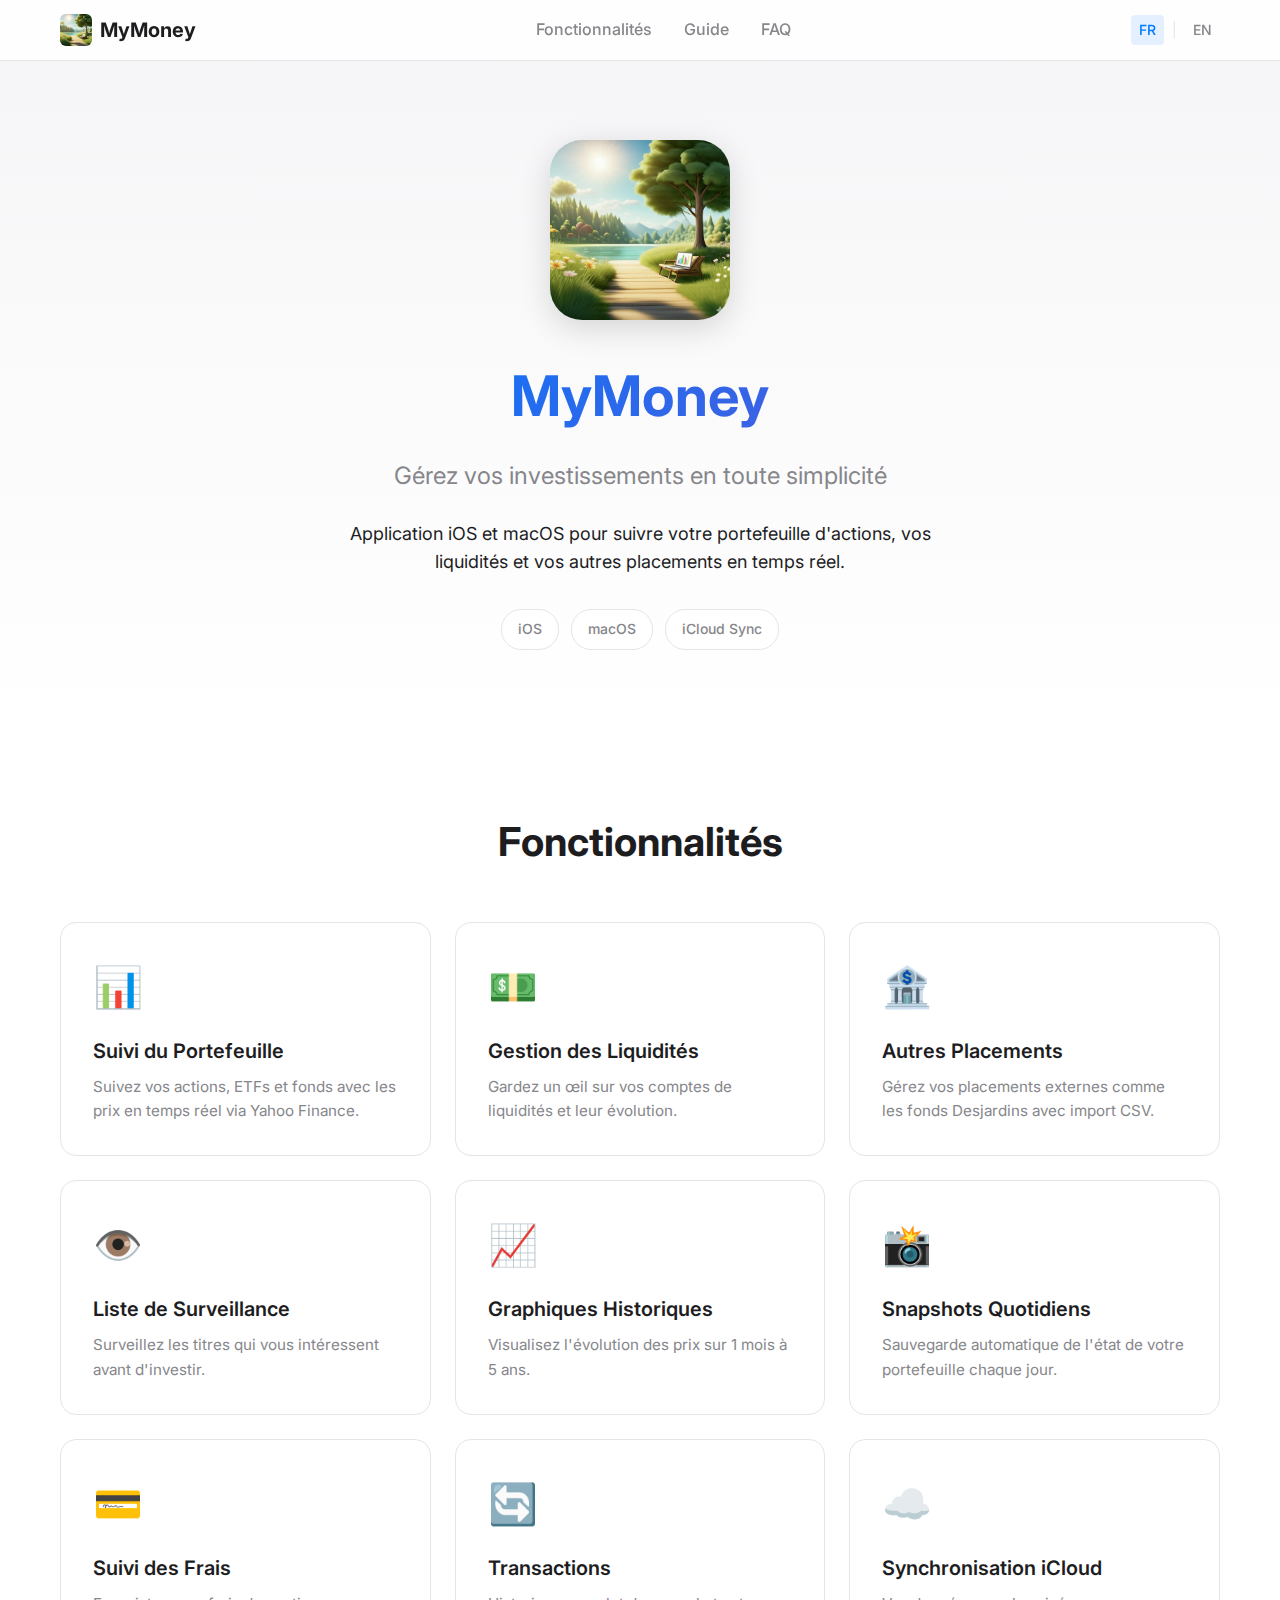
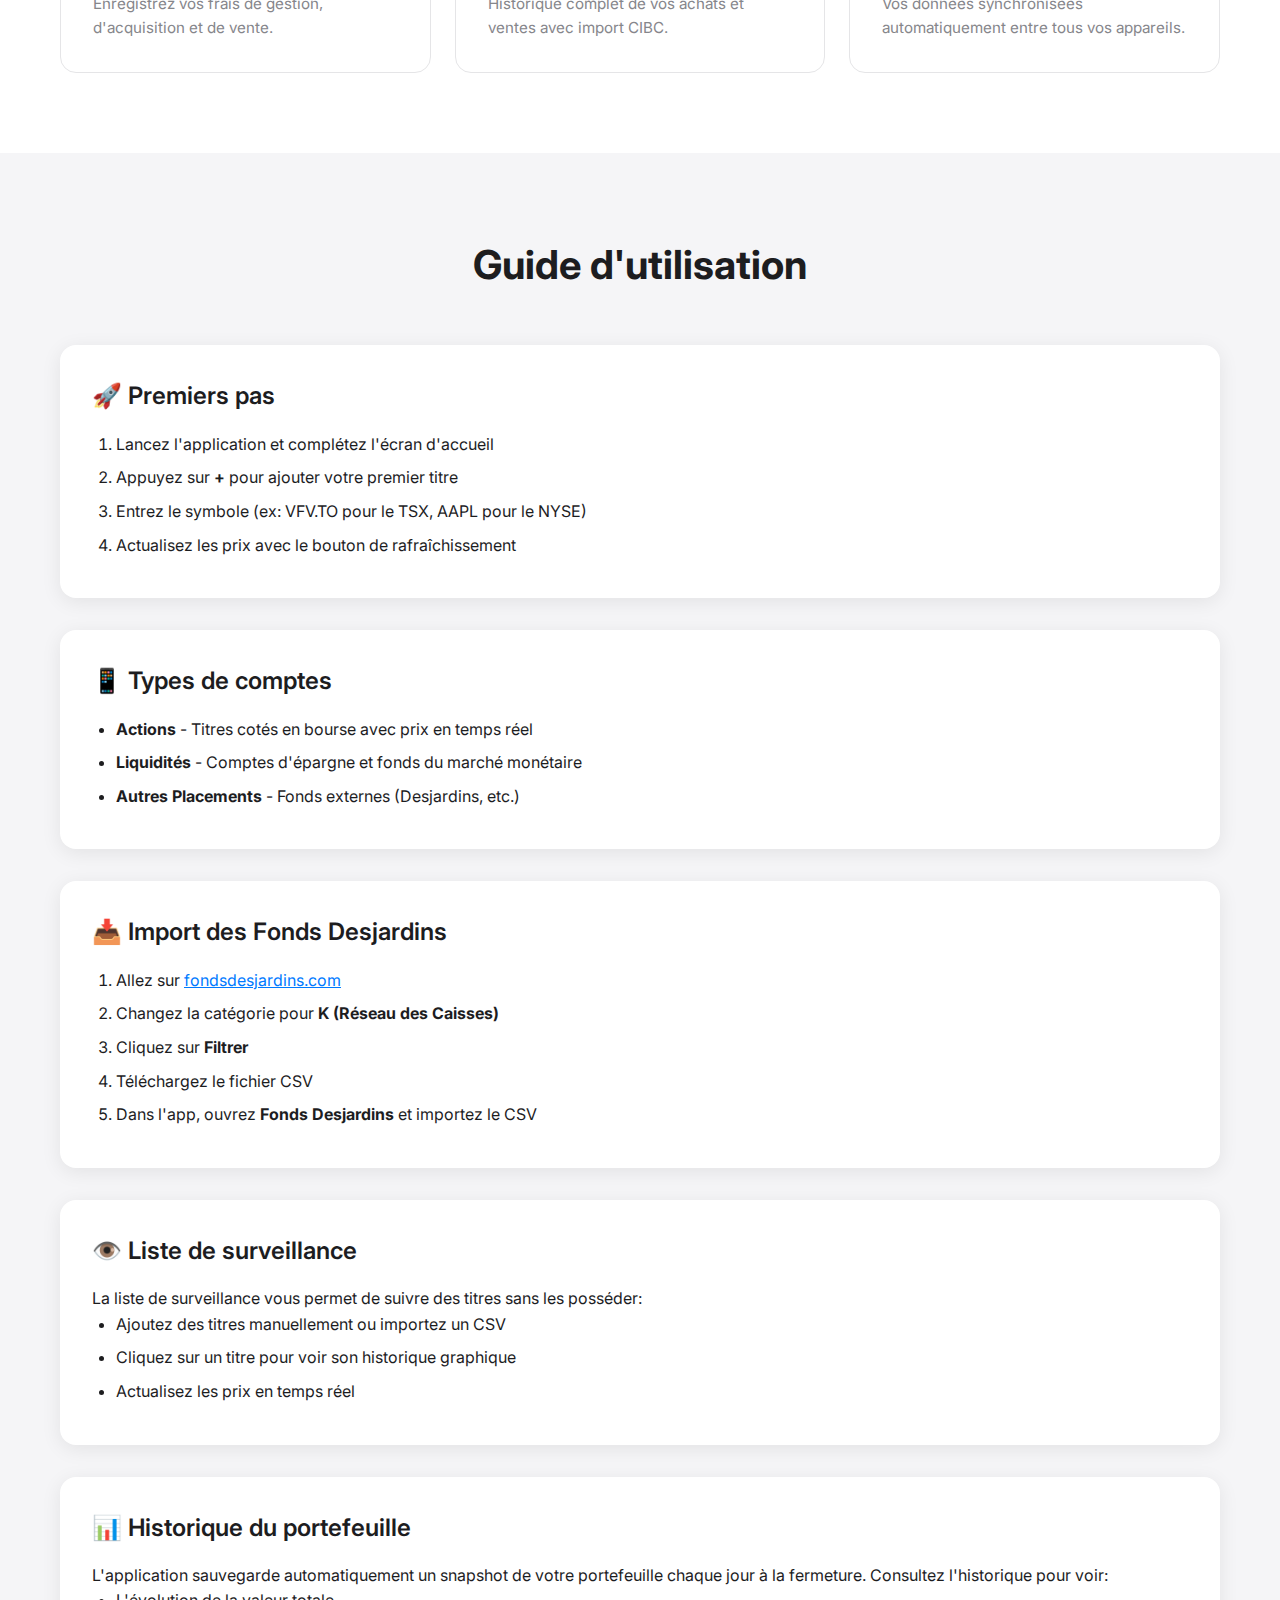
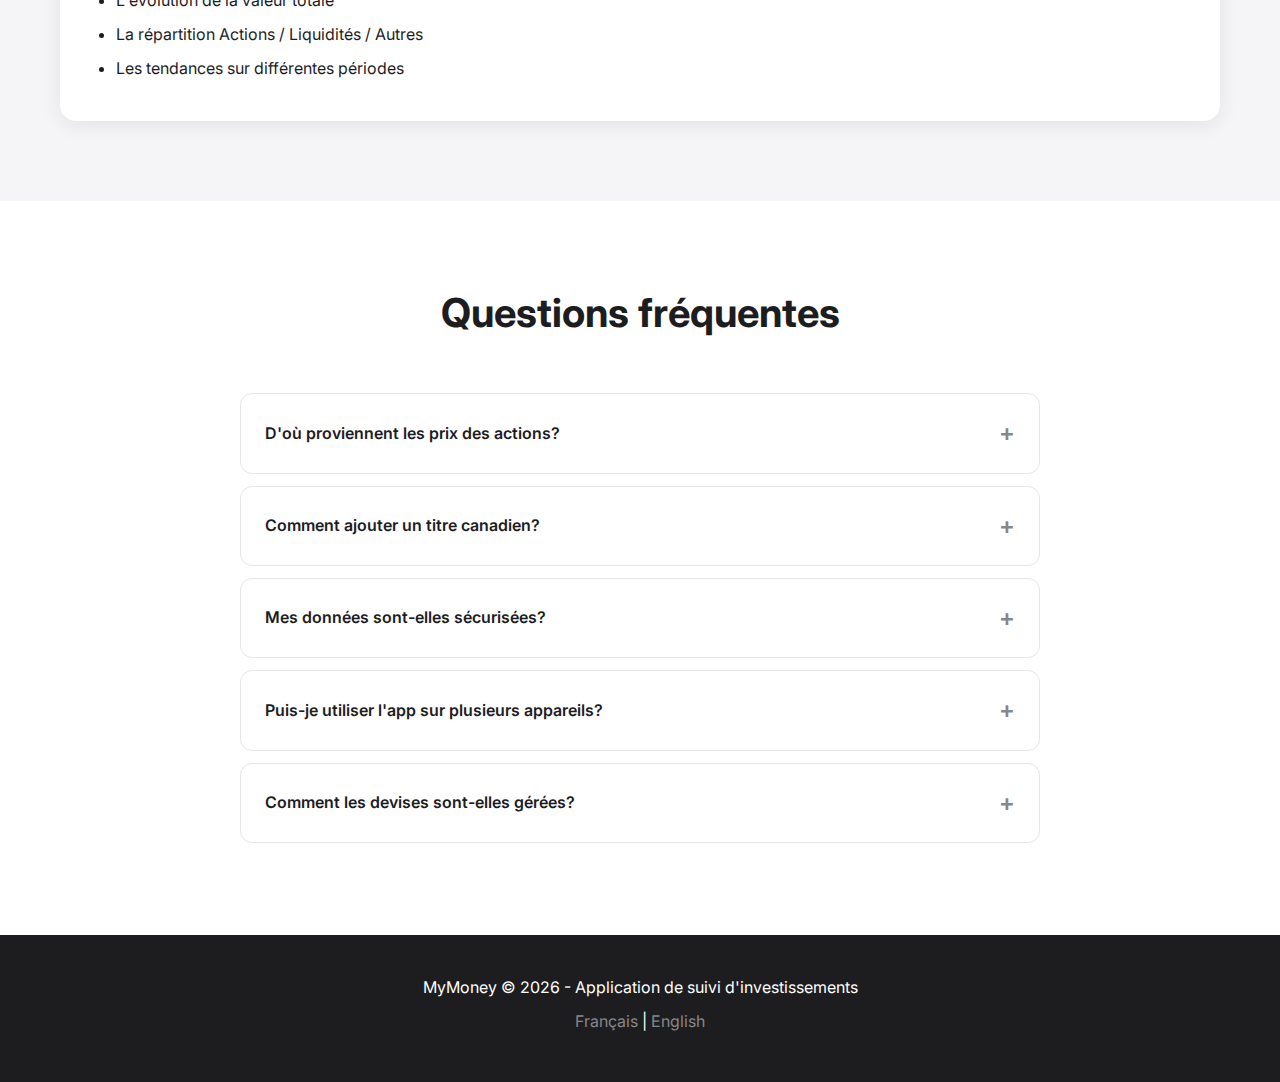
<file: index.html>
<!DOCTYPE html>
<html lang="fr">
<head>
    <meta charset="UTF-8">
    <meta name="viewport" content="width=device-width, initial-scale=1.0">
    <title>MyMoney - Documentation</title>
    <link rel="icon" type="image/png" href="images/favicon.png">
    <link rel="apple-touch-icon" href="images/favicon.png">
    <link rel="stylesheet" href="css/style.css">
    <link rel="preconnect" href="https://fonts.googleapis.com">
    <link rel="preconnect" href="https://fonts.gstatic.com" crossorigin>
    <link href="https://fonts.googleapis.com/css2?family=Inter:wght@400;500;600;700&display=swap" rel="stylesheet">
</head>
<body>
    <nav class="navbar">
        <div class="nav-container">
            <a href="index.html" class="nav-logo">
                <img src="images/favicon.png" alt="MyMoney" class="logo-icon">
                <span>MyMoney</span>
            </a>
            <ul class="nav-menu">
                <li><a href="#features">Fonctionnalités</a></li>
                <li><a href="#guide">Guide</a></li>
                <li><a href="#faq">FAQ</a></li>
            </ul>
            <div class="nav-lang">
                <a href="index.html" class="active">FR</a>
                <span>|</span>
                <a href="en/index.html">EN</a>
            </div>
        </div>
    </nav>

    <header class="hero">
        <div class="hero-content">
            <img src="images/favicon.png" alt="MyMoney" class="hero-icon">
            <h1>MyMoney</h1>
            <p class="hero-subtitle">Gérez vos investissements en toute simplicité</p>
            <p class="hero-description">
                Application iOS et macOS pour suivre votre portefeuille d'actions,
                vos liquidités et vos autres placements en temps réel.
            </p>
            <div class="hero-badges">
                <span class="badge">iOS</span>
                <span class="badge">macOS</span>
                <span class="badge">iCloud Sync</span>
            </div>
        </div>
    </header>

    <main>
        <section id="features" class="section">
            <div class="container">
                <h2>Fonctionnalités</h2>

                <div class="features-grid">
                    <div class="feature-card">
                        <div class="feature-icon">📊</div>
                        <h3>Suivi du Portefeuille</h3>
                        <p>Suivez vos actions, ETFs et fonds avec les prix en temps réel via Yahoo Finance.</p>
                    </div>

                    <div class="feature-card">
                        <div class="feature-icon">💵</div>
                        <h3>Gestion des Liquidités</h3>
                        <p>Gardez un œil sur vos comptes de liquidités et leur évolution.</p>
                    </div>

                    <div class="feature-card">
                        <div class="feature-icon">🏦</div>
                        <h3>Autres Placements</h3>
                        <p>Gérez vos placements externes comme les fonds Desjardins avec import CSV.</p>
                    </div>

                    <div class="feature-card">
                        <div class="feature-icon">👁️</div>
                        <h3>Liste de Surveillance</h3>
                        <p>Surveillez les titres qui vous intéressent avant d'investir.</p>
                    </div>

                    <div class="feature-card">
                        <div class="feature-icon">📈</div>
                        <h3>Graphiques Historiques</h3>
                        <p>Visualisez l'évolution des prix sur 1 mois à 5 ans.</p>
                    </div>

                    <div class="feature-card">
                        <div class="feature-icon">📸</div>
                        <h3>Snapshots Quotidiens</h3>
                        <p>Sauvegarde automatique de l'état de votre portefeuille chaque jour.</p>
                    </div>

                    <div class="feature-card">
                        <div class="feature-icon">💳</div>
                        <h3>Suivi des Frais</h3>
                        <p>Enregistrez vos frais de gestion, d'acquisition et de vente.</p>
                    </div>

                    <div class="feature-card">
                        <div class="feature-icon">🔄</div>
                        <h3>Transactions</h3>
                        <p>Historique complet de vos achats et ventes avec import CIBC.</p>
                    </div>

                    <div class="feature-card">
                        <div class="feature-icon">☁️</div>
                        <h3>Synchronisation iCloud</h3>
                        <p>Vos données synchronisées automatiquement entre tous vos appareils.</p>
                    </div>
                </div>
            </div>
        </section>

        <section id="guide" class="section section-alt">
            <div class="container">
                <h2>Guide d'utilisation</h2>

                <div class="guide-content">
                    <article class="guide-article">
                        <h3>🚀 Premiers pas</h3>
                        <ol>
                            <li>Lancez l'application et complétez l'écran d'accueil</li>
                            <li>Appuyez sur <strong>+</strong> pour ajouter votre premier titre</li>
                            <li>Entrez le symbole (ex: VFV.TO pour le TSX, AAPL pour le NYSE)</li>
                            <li>Actualisez les prix avec le bouton de rafraîchissement</li>
                        </ol>
                    </article>

                    <article class="guide-article">
                        <h3>📱 Types de comptes</h3>
                        <ul>
                            <li><strong>Actions</strong> - Titres cotés en bourse avec prix en temps réel</li>
                            <li><strong>Liquidités</strong> - Comptes d'épargne et fonds du marché monétaire</li>
                            <li><strong>Autres Placements</strong> - Fonds externes (Desjardins, etc.)</li>
                        </ul>
                    </article>

                    <article class="guide-article">
                        <h3>📥 Import des Fonds Desjardins</h3>
                        <ol>
                            <li>Allez sur <a href="https://www.fondsdesjardins.com/fonds/prix-rendements/caisses/" target="_blank">fondsdesjardins.com</a></li>
                            <li>Changez la catégorie pour <strong>K (Réseau des Caisses)</strong></li>
                            <li>Cliquez sur <strong>Filtrer</strong></li>
                            <li>Téléchargez le fichier CSV</li>
                            <li>Dans l'app, ouvrez <strong>Fonds Desjardins</strong> et importez le CSV</li>
                        </ol>
                    </article>

                    <article class="guide-article">
                        <h3>👁️ Liste de surveillance</h3>
                        <p>La liste de surveillance vous permet de suivre des titres sans les posséder:</p>
                        <ul>
                            <li>Ajoutez des titres manuellement ou importez un CSV</li>
                            <li>Cliquez sur un titre pour voir son historique graphique</li>
                            <li>Actualisez les prix en temps réel</li>
                        </ul>
                    </article>

                    <article class="guide-article">
                        <h3>📊 Historique du portefeuille</h3>
                        <p>L'application sauvegarde automatiquement un snapshot de votre portefeuille chaque jour à la fermeture. Consultez l'historique pour voir:</p>
                        <ul>
                            <li>L'évolution de la valeur totale</li>
                            <li>La répartition Actions / Liquidités / Autres</li>
                            <li>Les tendances sur différentes périodes</li>
                        </ul>
                    </article>
                </div>
            </div>
        </section>

        <section id="faq" class="section">
            <div class="container">
                <h2>Questions fréquentes</h2>

                <div class="faq-list">
                    <details class="faq-item">
                        <summary>D'où proviennent les prix des actions?</summary>
                        <p>Les prix sont récupérés via l'API Yahoo Finance. Ils sont généralement en temps réel ou avec un léger délai selon le marché.</p>
                    </details>

                    <details class="faq-item">
                        <summary>Comment ajouter un titre canadien?</summary>
                        <p>Ajoutez le suffixe <strong>.TO</strong> pour le TSX (ex: VFV.TO) ou <strong>.NE</strong> pour NEO Exchange (ex: AAPL.NE pour le CDR Apple).</p>
                    </details>

                    <details class="faq-item">
                        <summary>Mes données sont-elles sécurisées?</summary>
                        <p>Oui, vos données sont stockées localement et synchronisées via votre compte iCloud personnel. Aucune donnée n'est envoyée à des serveurs tiers.</p>
                    </details>

                    <details class="faq-item">
                        <summary>Puis-je utiliser l'app sur plusieurs appareils?</summary>
                        <p>Oui, avec la synchronisation iCloud activée, vos données sont disponibles sur tous vos appareils Apple connectés au même compte.</p>
                    </details>

                    <details class="faq-item">
                        <summary>Comment les devises sont-elles gérées?</summary>
                        <p>L'application supporte plusieurs devises (CAD, USD, EUR, etc.) et convertit automatiquement les valeurs en CAD pour le total du portefeuille.</p>
                    </details>
                </div>
            </div>
        </section>
    </main>

    <footer class="footer">
        <div class="container">
            <p>MyMoney © 2026 - Application de suivi d'investissements</p>
            <p class="footer-links">
                <a href="index.html">Français</a> |
                <a href="en/index.html">English</a>
            </p>
        </div>
    </footer>
</body>
</html>
</file>
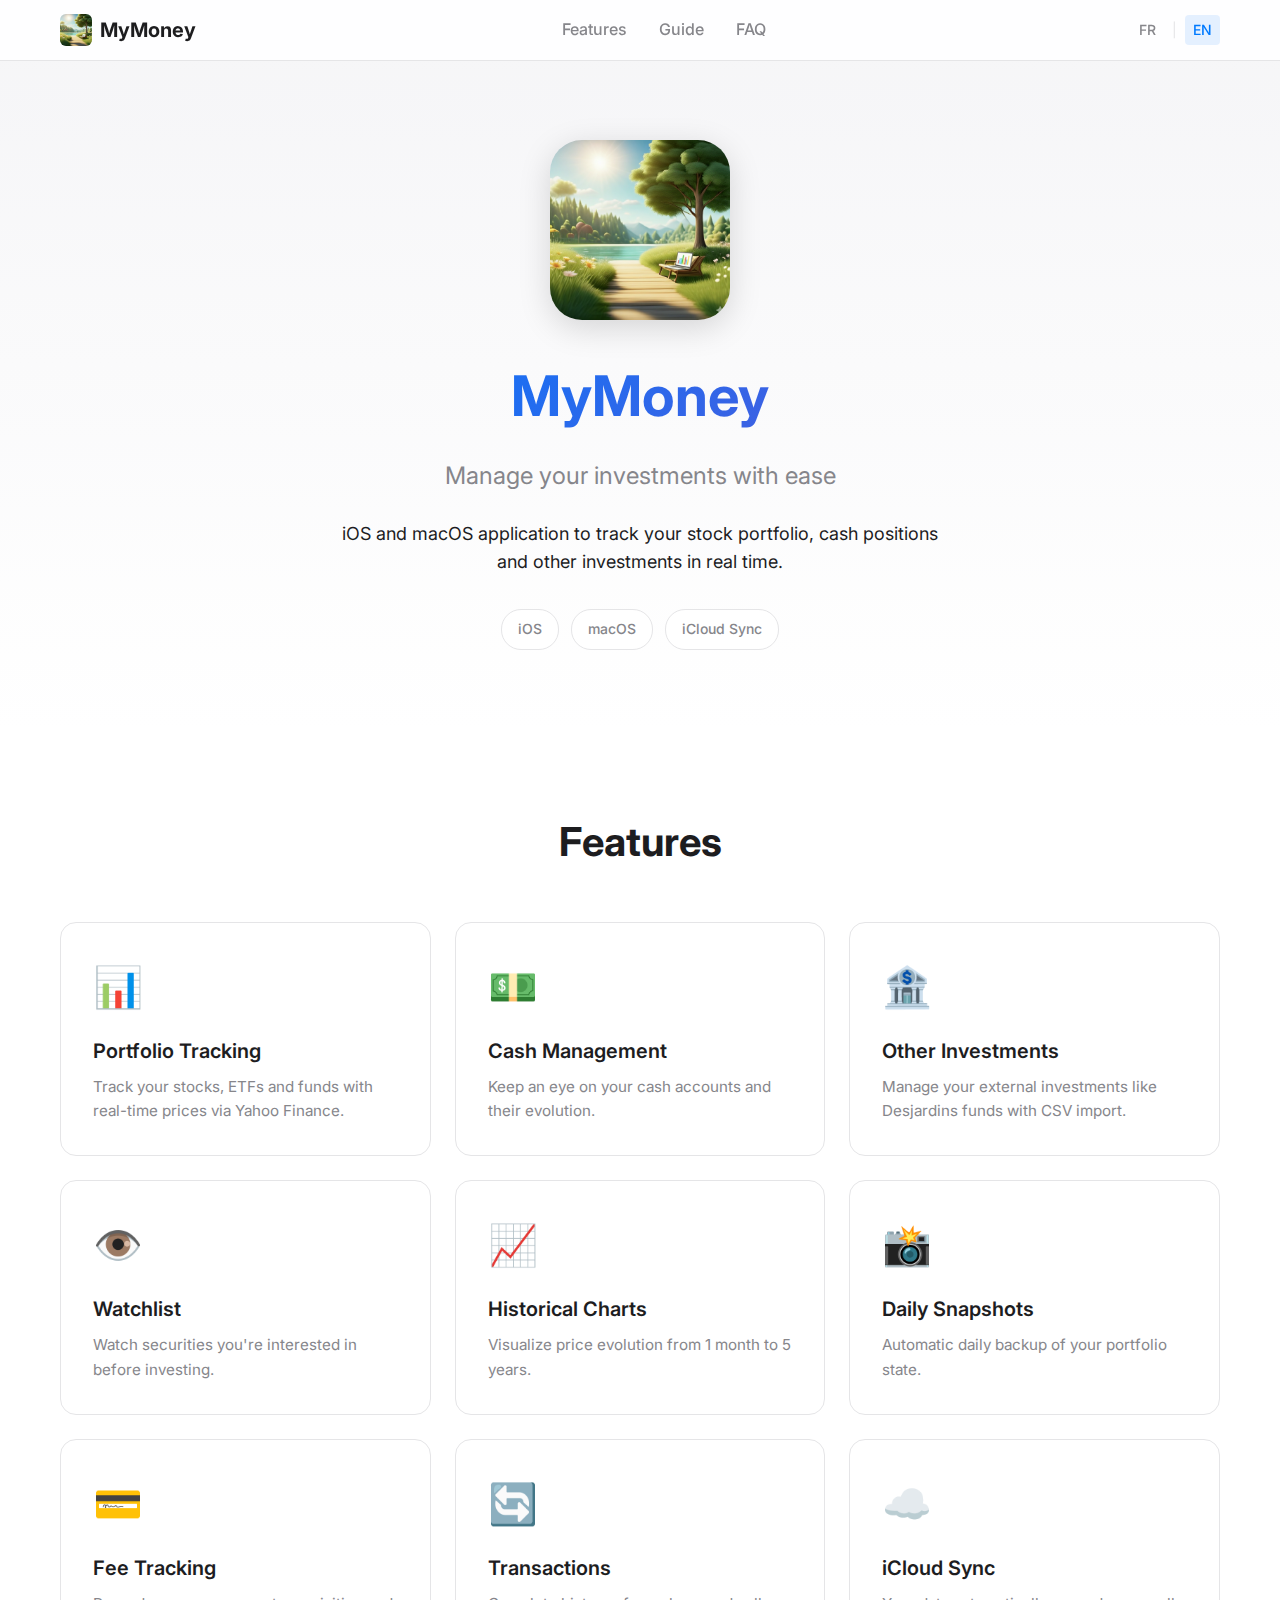
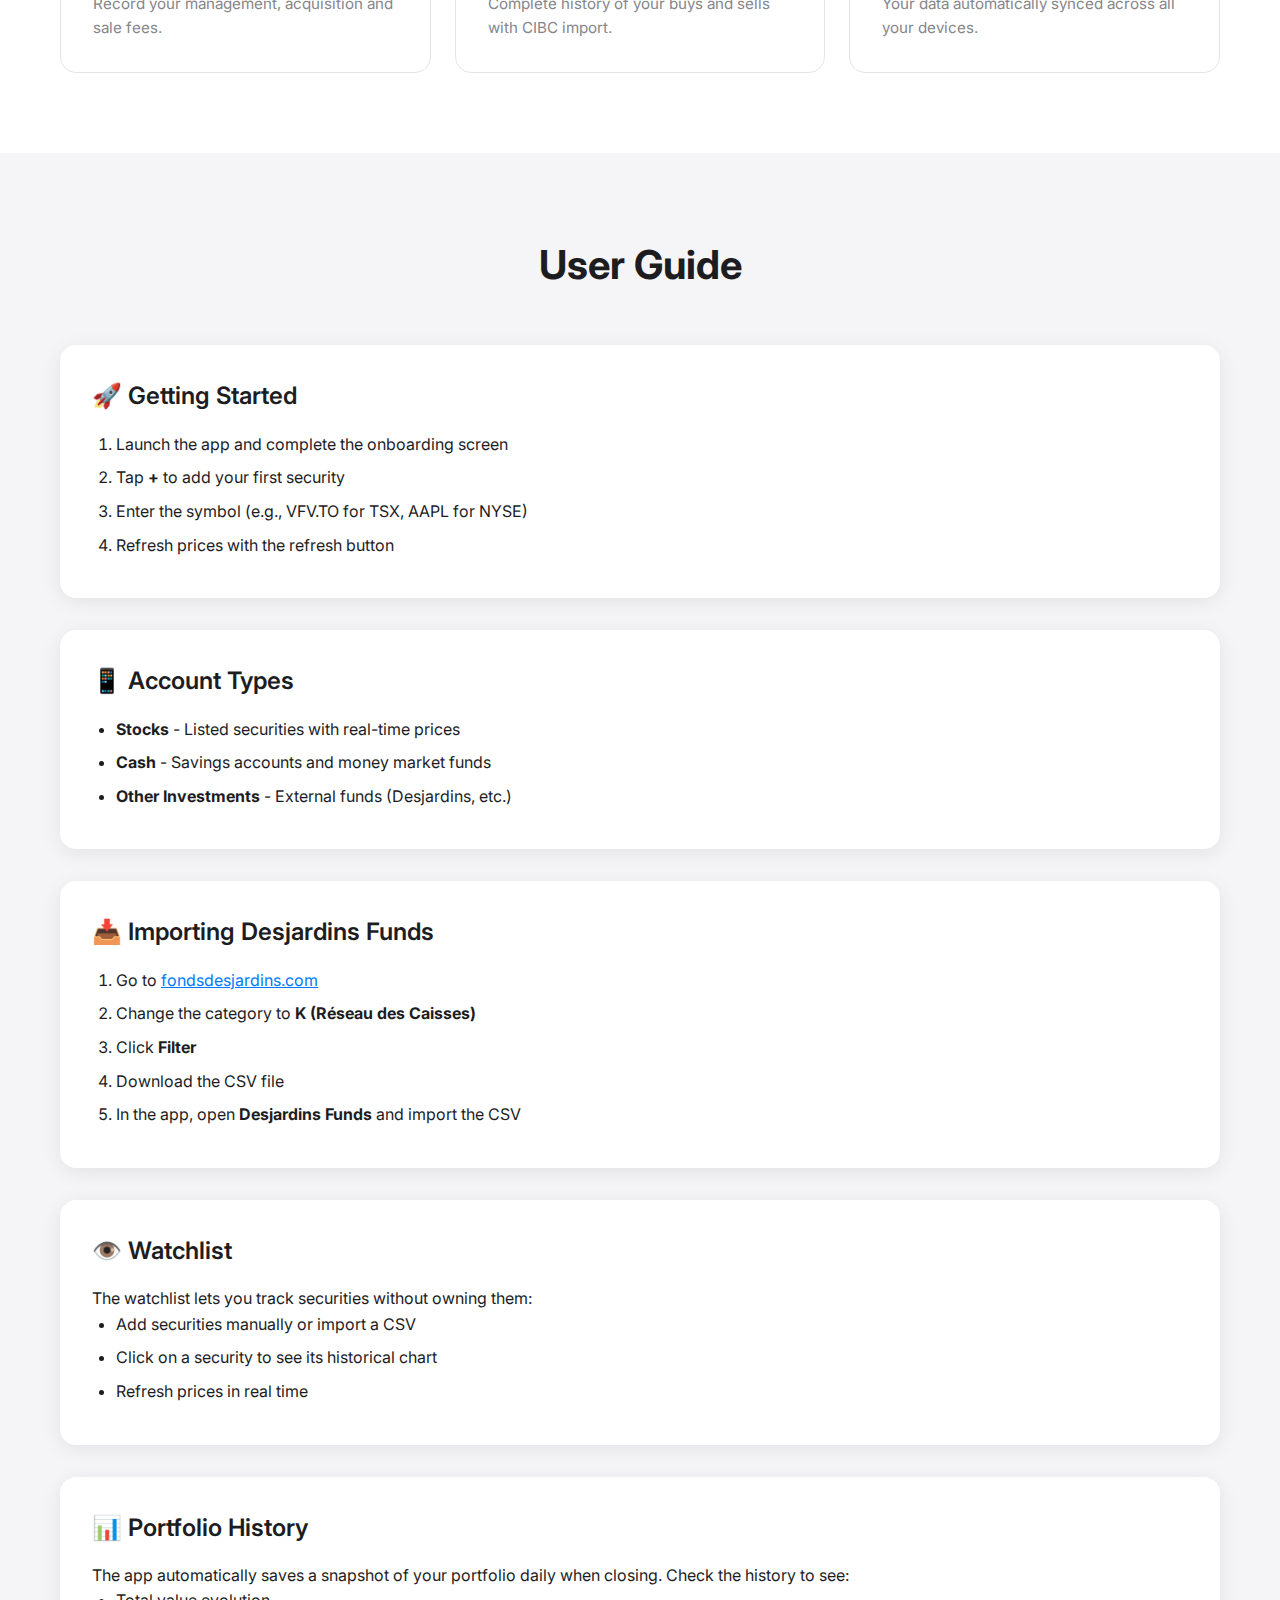
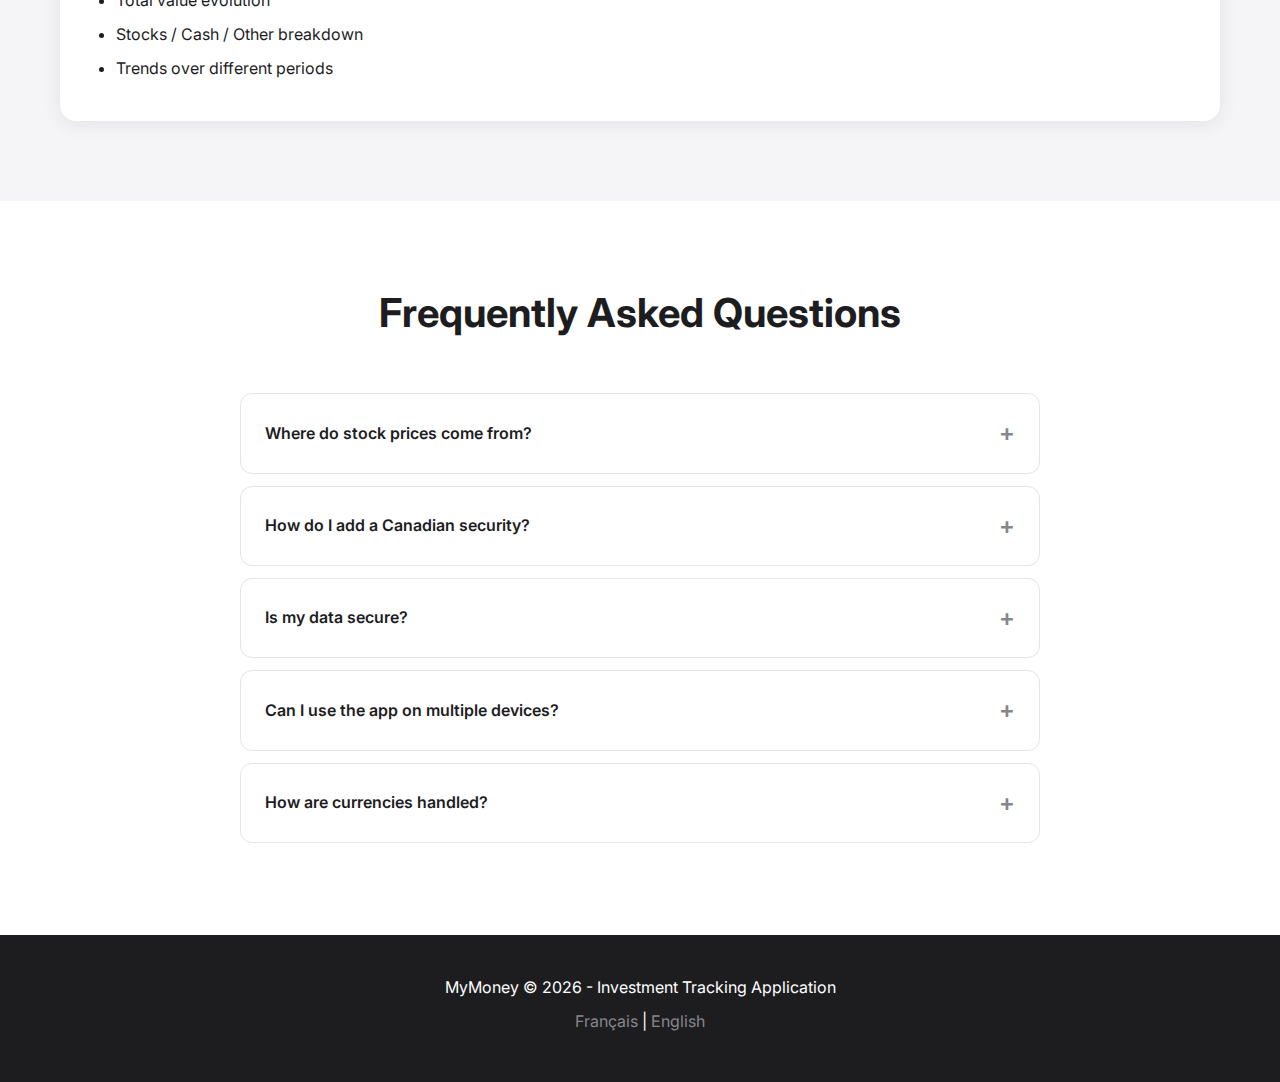
<file: en/index.html>
<!DOCTYPE html>
<html lang="en">
<head>
    <meta charset="UTF-8">
    <meta name="viewport" content="width=device-width, initial-scale=1.0">
    <title>MyMoney - Documentation</title>
    <link rel="icon" type="image/png" href="../images/favicon.png">
    <link rel="apple-touch-icon" href="../images/favicon.png">
    <link rel="stylesheet" href="../css/style.css">
    <link rel="preconnect" href="https://fonts.googleapis.com">
    <link rel="preconnect" href="https://fonts.gstatic.com" crossorigin>
    <link href="https://fonts.googleapis.com/css2?family=Inter:wght@400;500;600;700&display=swap" rel="stylesheet">
</head>
<body>
    <nav class="navbar">
        <div class="nav-container">
            <a href="index.html" class="nav-logo">
                <img src="../images/favicon.png" alt="MyMoney" class="logo-icon">
                <span>MyMoney</span>
            </a>
            <ul class="nav-menu">
                <li><a href="#features">Features</a></li>
                <li><a href="#guide">Guide</a></li>
                <li><a href="#faq">FAQ</a></li>
            </ul>
            <div class="nav-lang">
                <a href="../index.html">FR</a>
                <span>|</span>
                <a href="index.html" class="active">EN</a>
            </div>
        </div>
    </nav>

    <header class="hero">
        <div class="hero-content">
            <img src="../images/favicon.png" alt="MyMoney" class="hero-icon">
            <h1>MyMoney</h1>
            <p class="hero-subtitle">Manage your investments with ease</p>
            <p class="hero-description">
                iOS and macOS application to track your stock portfolio,
                cash positions and other investments in real time.
            </p>
            <div class="hero-badges">
                <span class="badge">iOS</span>
                <span class="badge">macOS</span>
                <span class="badge">iCloud Sync</span>
            </div>
        </div>
    </header>

    <main>
        <section id="features" class="section">
            <div class="container">
                <h2>Features</h2>

                <div class="features-grid">
                    <div class="feature-card">
                        <div class="feature-icon">📊</div>
                        <h3>Portfolio Tracking</h3>
                        <p>Track your stocks, ETFs and funds with real-time prices via Yahoo Finance.</p>
                    </div>

                    <div class="feature-card">
                        <div class="feature-icon">💵</div>
                        <h3>Cash Management</h3>
                        <p>Keep an eye on your cash accounts and their evolution.</p>
                    </div>

                    <div class="feature-card">
                        <div class="feature-icon">🏦</div>
                        <h3>Other Investments</h3>
                        <p>Manage your external investments like Desjardins funds with CSV import.</p>
                    </div>

                    <div class="feature-card">
                        <div class="feature-icon">👁️</div>
                        <h3>Watchlist</h3>
                        <p>Watch securities you're interested in before investing.</p>
                    </div>

                    <div class="feature-card">
                        <div class="feature-icon">📈</div>
                        <h3>Historical Charts</h3>
                        <p>Visualize price evolution from 1 month to 5 years.</p>
                    </div>

                    <div class="feature-card">
                        <div class="feature-icon">📸</div>
                        <h3>Daily Snapshots</h3>
                        <p>Automatic daily backup of your portfolio state.</p>
                    </div>

                    <div class="feature-card">
                        <div class="feature-icon">💳</div>
                        <h3>Fee Tracking</h3>
                        <p>Record your management, acquisition and sale fees.</p>
                    </div>

                    <div class="feature-card">
                        <div class="feature-icon">🔄</div>
                        <h3>Transactions</h3>
                        <p>Complete history of your buys and sells with CIBC import.</p>
                    </div>

                    <div class="feature-card">
                        <div class="feature-icon">☁️</div>
                        <h3>iCloud Sync</h3>
                        <p>Your data automatically synced across all your devices.</p>
                    </div>
                </div>
            </div>
        </section>

        <section id="guide" class="section section-alt">
            <div class="container">
                <h2>User Guide</h2>

                <div class="guide-content">
                    <article class="guide-article">
                        <h3>🚀 Getting Started</h3>
                        <ol>
                            <li>Launch the app and complete the onboarding screen</li>
                            <li>Tap <strong>+</strong> to add your first security</li>
                            <li>Enter the symbol (e.g., VFV.TO for TSX, AAPL for NYSE)</li>
                            <li>Refresh prices with the refresh button</li>
                        </ol>
                    </article>

                    <article class="guide-article">
                        <h3>📱 Account Types</h3>
                        <ul>
                            <li><strong>Stocks</strong> - Listed securities with real-time prices</li>
                            <li><strong>Cash</strong> - Savings accounts and money market funds</li>
                            <li><strong>Other Investments</strong> - External funds (Desjardins, etc.)</li>
                        </ul>
                    </article>

                    <article class="guide-article">
                        <h3>📥 Importing Desjardins Funds</h3>
                        <ol>
                            <li>Go to <a href="https://www.fondsdesjardins.com/fonds/prix-rendements/caisses/" target="_blank">fondsdesjardins.com</a></li>
                            <li>Change the category to <strong>K (Réseau des Caisses)</strong></li>
                            <li>Click <strong>Filter</strong></li>
                            <li>Download the CSV file</li>
                            <li>In the app, open <strong>Desjardins Funds</strong> and import the CSV</li>
                        </ol>
                    </article>

                    <article class="guide-article">
                        <h3>👁️ Watchlist</h3>
                        <p>The watchlist lets you track securities without owning them:</p>
                        <ul>
                            <li>Add securities manually or import a CSV</li>
                            <li>Click on a security to see its historical chart</li>
                            <li>Refresh prices in real time</li>
                        </ul>
                    </article>

                    <article class="guide-article">
                        <h3>📊 Portfolio History</h3>
                        <p>The app automatically saves a snapshot of your portfolio daily when closing. Check the history to see:</p>
                        <ul>
                            <li>Total value evolution</li>
                            <li>Stocks / Cash / Other breakdown</li>
                            <li>Trends over different periods</li>
                        </ul>
                    </article>
                </div>
            </div>
        </section>

        <section id="faq" class="section">
            <div class="container">
                <h2>Frequently Asked Questions</h2>

                <div class="faq-list">
                    <details class="faq-item">
                        <summary>Where do stock prices come from?</summary>
                        <p>Prices are fetched via the Yahoo Finance API. They are generally real-time or with a slight delay depending on the market.</p>
                    </details>

                    <details class="faq-item">
                        <summary>How do I add a Canadian security?</summary>
                        <p>Add the <strong>.TO</strong> suffix for TSX (e.g., VFV.TO) or <strong>.NE</strong> for NEO Exchange (e.g., AAPL.NE for Apple CDR).</p>
                    </details>

                    <details class="faq-item">
                        <summary>Is my data secure?</summary>
                        <p>Yes, your data is stored locally and synced via your personal iCloud account. No data is sent to third-party servers.</p>
                    </details>

                    <details class="faq-item">
                        <summary>Can I use the app on multiple devices?</summary>
                        <p>Yes, with iCloud sync enabled, your data is available on all your Apple devices connected to the same account.</p>
                    </details>

                    <details class="faq-item">
                        <summary>How are currencies handled?</summary>
                        <p>The app supports multiple currencies (CAD, USD, EUR, etc.) and automatically converts values to CAD for the portfolio total.</p>
                    </details>
                </div>
            </div>
        </section>
    </main>

    <footer class="footer">
        <div class="container">
            <p>MyMoney © 2026 - Investment Tracking Application</p>
            <p class="footer-links">
                <a href="../index.html">Français</a> |
                <a href="index.html">English</a>
            </p>
        </div>
    </footer>
</body>
</html>
</file>
<file: css/style.css>
/* Reset and Base Styles */
* {
    margin: 0;
    padding: 0;
    box-sizing: border-box;
}

:root {
    --primary-color: #007AFF;
    --primary-dark: #0056b3;
    --secondary-color: #5856D6;
    --success-color: #34C759;
    --warning-color: #FF9500;
    --danger-color: #FF3B30;
    --text-color: #1D1D1F;
    --text-secondary: #86868B;
    --background: #FFFFFF;
    --background-alt: #F5F5F7;
    --border-color: #E5E5E7;
    --card-shadow: 0 4px 20px rgba(0, 0, 0, 0.08);
}

body {
    font-family: 'Inter', -apple-system, BlinkMacSystemFont, 'Segoe UI', Roboto, sans-serif;
    line-height: 1.6;
    color: var(--text-color);
    background: var(--background);
}

.container {
    max-width: 1200px;
    margin: 0 auto;
    padding: 0 20px;
}

/* Navigation */
.navbar {
    position: fixed;
    top: 0;
    left: 0;
    right: 0;
    background: rgba(255, 255, 255, 0.9);
    backdrop-filter: blur(20px);
    -webkit-backdrop-filter: blur(20px);
    border-bottom: 1px solid var(--border-color);
    z-index: 1000;
}

.nav-container {
    max-width: 1200px;
    margin: 0 auto;
    padding: 0 20px;
    display: flex;
    align-items: center;
    justify-content: space-between;
    height: 60px;
}

.nav-logo {
    display: flex;
    align-items: center;
    gap: 8px;
    font-size: 1.25rem;
    font-weight: 700;
    color: var(--text-color);
    text-decoration: none;
}

.logo-icon {
    width: 32px;
    height: 32px;
    border-radius: 6px;
    object-fit: cover;
}

.nav-menu {
    display: flex;
    list-style: none;
    gap: 32px;
}

.nav-menu a {
    color: var(--text-secondary);
    text-decoration: none;
    font-weight: 500;
    transition: color 0.2s;
}

.nav-menu a:hover {
    color: var(--primary-color);
}

.nav-lang {
    display: flex;
    align-items: center;
    gap: 8px;
    font-size: 0.875rem;
}

.nav-lang a {
    color: var(--text-secondary);
    text-decoration: none;
    font-weight: 500;
    padding: 4px 8px;
    border-radius: 4px;
    transition: all 0.2s;
}

.nav-lang a.active {
    color: var(--primary-color);
    background: rgba(0, 122, 255, 0.1);
}

.nav-lang span {
    color: var(--border-color);
}

/* Hero Section */
.hero {
    padding: 140px 20px 80px;
    text-align: center;
    background: linear-gradient(180deg, var(--background-alt) 0%, var(--background) 100%);
}

.hero-content {
    max-width: 800px;
    margin: 0 auto;
}

.hero-icon {
    width: 180px;
    height: 180px;
    border-radius: 32px;
    box-shadow: 0 8px 32px rgba(0, 0, 0, 0.15);
    margin-bottom: 24px;
}

.hero h1 {
    font-size: 3.5rem;
    font-weight: 700;
    margin-bottom: 16px;
    background: linear-gradient(135deg, var(--primary-color), var(--secondary-color));
    -webkit-background-clip: text;
    -webkit-text-fill-color: transparent;
    background-clip: text;
}

.hero-subtitle {
    font-size: 1.5rem;
    color: var(--text-secondary);
    margin-bottom: 24px;
}

.hero-description {
    font-size: 1.125rem;
    color: var(--text-color);
    margin-bottom: 32px;
    max-width: 600px;
    margin-left: auto;
    margin-right: auto;
}

.hero-badges {
    display: flex;
    justify-content: center;
    gap: 12px;
    flex-wrap: wrap;
}

.badge {
    display: inline-block;
    padding: 8px 16px;
    background: var(--background);
    border: 1px solid var(--border-color);
    border-radius: 20px;
    font-size: 0.875rem;
    font-weight: 500;
    color: var(--text-secondary);
}

/* Sections */
.section {
    padding: 80px 20px;
}

.section-alt {
    background: var(--background-alt);
}

.section h2 {
    font-size: 2.5rem;
    font-weight: 700;
    text-align: center;
    margin-bottom: 48px;
}

/* Features Grid */
.features-grid {
    display: grid;
    grid-template-columns: repeat(auto-fit, minmax(300px, 1fr));
    gap: 24px;
}

.feature-card {
    background: var(--background);
    border: 1px solid var(--border-color);
    border-radius: 16px;
    padding: 32px;
    transition: transform 0.2s, box-shadow 0.2s;
}

.feature-card:hover {
    transform: translateY(-4px);
    box-shadow: var(--card-shadow);
}

.feature-icon {
    font-size: 2.5rem;
    margin-bottom: 16px;
}

.feature-card h3 {
    font-size: 1.25rem;
    font-weight: 600;
    margin-bottom: 8px;
}

.feature-card p {
    color: var(--text-secondary);
    font-size: 0.95rem;
}

/* Guide Section */
.guide-content {
    display: grid;
    gap: 32px;
}

.guide-article {
    background: var(--background);
    border-radius: 16px;
    padding: 32px;
    box-shadow: var(--card-shadow);
}

.guide-article h3 {
    font-size: 1.5rem;
    font-weight: 600;
    margin-bottom: 16px;
}

.guide-article ol,
.guide-article ul {
    margin-left: 24px;
}

.guide-article li {
    margin-bottom: 8px;
}

.guide-article a {
    color: var(--primary-color);
}

/* FAQ Section */
.faq-list {
    max-width: 800px;
    margin: 0 auto;
}

.faq-item {
    background: var(--background);
    border: 1px solid var(--border-color);
    border-radius: 12px;
    margin-bottom: 12px;
    overflow: hidden;
}

.faq-item summary {
    padding: 20px 24px;
    font-weight: 600;
    cursor: pointer;
    list-style: none;
    display: flex;
    align-items: center;
    justify-content: space-between;
}

.faq-item summary::-webkit-details-marker {
    display: none;
}

.faq-item summary::after {
    content: '+';
    font-size: 1.5rem;
    color: var(--text-secondary);
    transition: transform 0.2s;
}

.faq-item[open] summary::after {
    transform: rotate(45deg);
}

.faq-item p {
    padding: 0 24px 20px;
    color: var(--text-secondary);
}

/* Footer */
.footer {
    padding: 40px 20px;
    text-align: center;
    background: var(--text-color);
    color: var(--background);
}

.footer p {
    margin-bottom: 8px;
}

.footer-links a {
    color: var(--text-secondary);
    text-decoration: none;
}

.footer-links a:hover {
    color: var(--background);
}

/* Responsive */
@media (max-width: 768px) {
    .nav-menu {
        display: none;
    }

    .hero h1 {
        font-size: 2.5rem;
    }

    .hero-subtitle {
        font-size: 1.25rem;
    }

    .section h2 {
        font-size: 2rem;
    }

    .features-grid {
        grid-template-columns: 1fr;
    }
}
</file>
